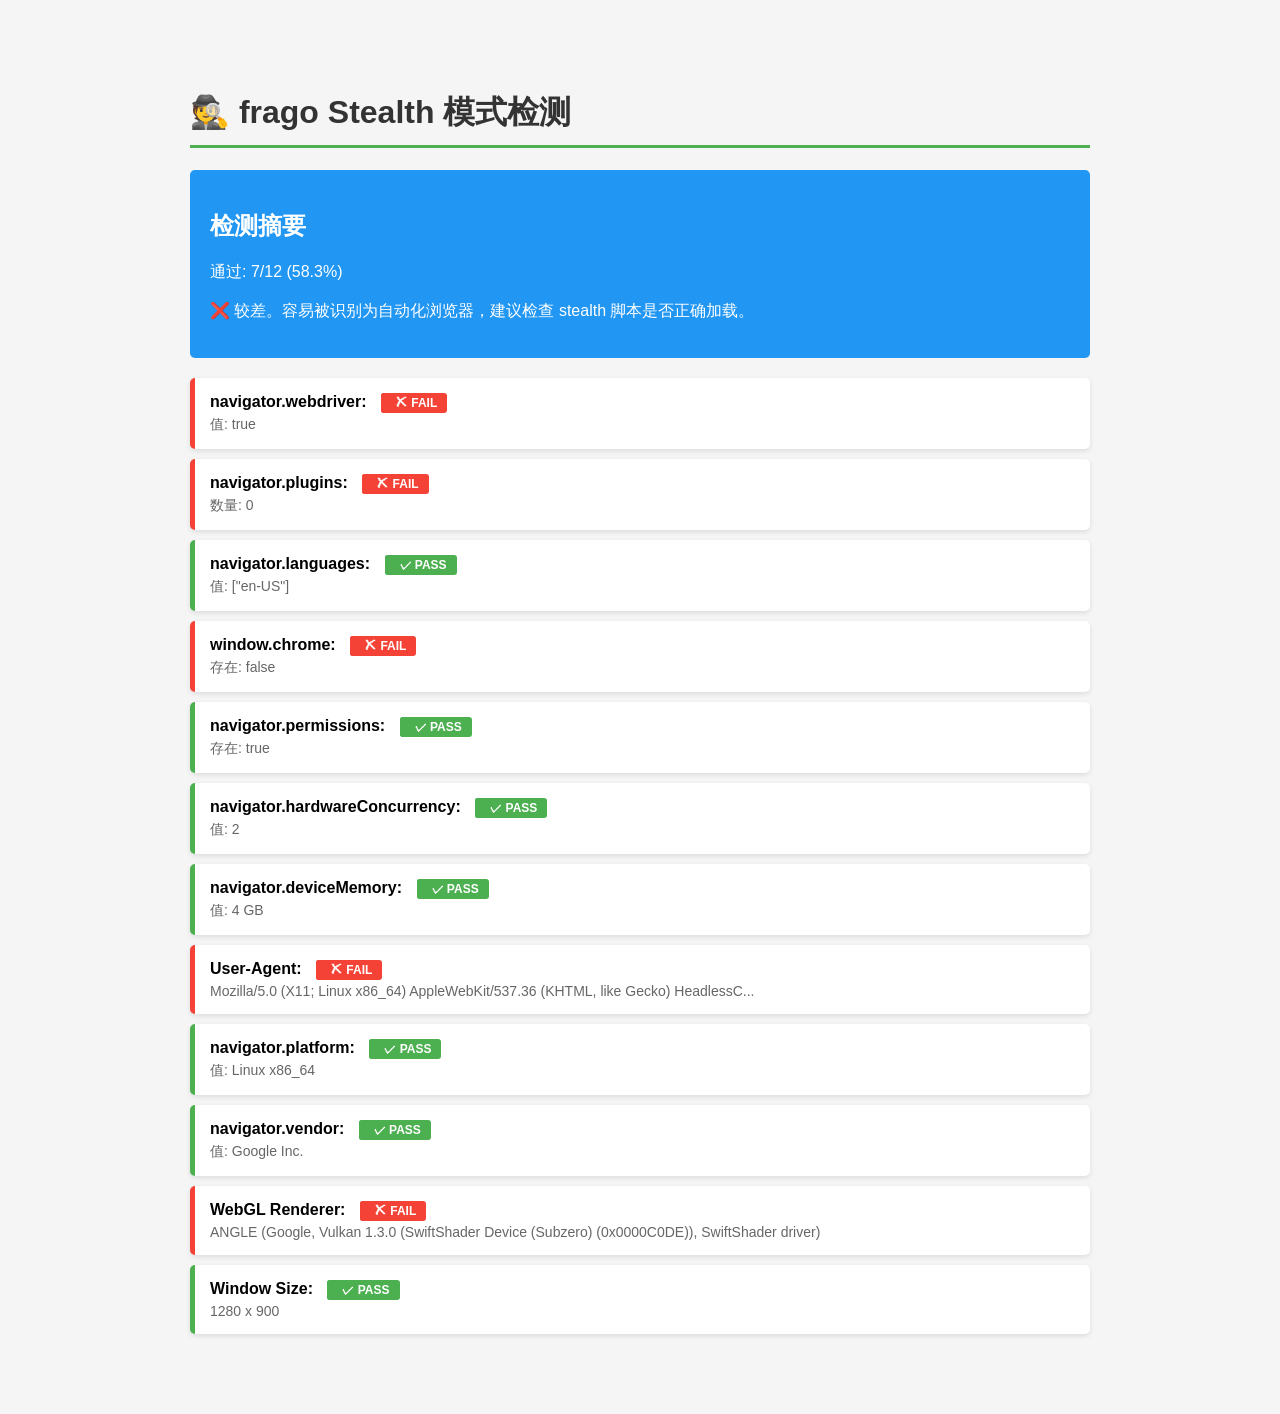
<file: test_stealth.html>
<!DOCTYPE html>
<html lang="zh-CN">
<head>
    <meta charset="UTF-8">
    <meta name="viewport" content="width=device-width, initial-scale=1.0">
    <title>frago Stealth 模式检测</title>
    <style>
        body {
            font-family: 'Segoe UI', Tahoma, Geneva, Verdana, sans-serif;
            max-width: 900px;
            margin: 50px auto;
            padding: 20px;
            background: #f5f5f5;
        }
        h1 {
            color: #333;
            border-bottom: 3px solid #4CAF50;
            padding-bottom: 10px;
        }
        .test-item {
            background: white;
            padding: 15px;
            margin: 10px 0;
            border-radius: 5px;
            box-shadow: 0 2px 5px rgba(0,0,0,0.1);
        }
        .pass {
            border-left: 5px solid #4CAF50;
        }
        .fail {
            border-left: 5px solid #f44336;
        }
        .warning {
            border-left: 5px solid #ff9800;
        }
        .label {
            font-weight: bold;
            margin-right: 10px;
        }
        .status {
            padding: 3px 10px;
            border-radius: 3px;
            font-size: 12px;
            font-weight: bold;
        }
        .status.pass { background: #4CAF50; color: white; }
        .status.fail { background: #f44336; color: white; }
        .status.warning { background: #ff9800; color: white; }
        .summary {
            background: #2196F3;
            color: white;
            padding: 20px;
            border-radius: 5px;
            margin-bottom: 20px;
        }
    </style>
</head>
<body>
    <h1>🕵️ frago Stealth 模式检测</h1>

    <div class="summary">
        <h2>检测摘要</h2>
        <p id="summary">正在运行检测...</p>
    </div>

    <div id="results"></div>

    <script>
        const results = [];

        function addTest(name, passed, value) {
            results.push({ name, passed, value });
            const div = document.createElement('div');
            div.className = `test-item ${passed ? 'pass' : 'fail'}`;
            div.innerHTML = `
                <span class="label">${name}:</span>
                <span class="status ${passed ? 'pass' : 'fail'}">${passed ? '✓ PASS' : '✗ FAIL'}</span>
                <div style="margin-top: 5px; color: #666; font-size: 14px;">${value}</div>
            `;
            document.getElementById('results').appendChild(div);
        }

        // 测试 1: WebDriver 检测
        addTest(
            'navigator.webdriver',
            navigator.webdriver === false || navigator.webdriver === undefined,
            `值: ${navigator.webdriver}`
        );

        // 测试 2: Plugins 检测
        addTest(
            'navigator.plugins',
            navigator.plugins.length > 0,
            `数量: ${navigator.plugins.length}`
        );

        // 测试 3: Languages 检测
        addTest(
            'navigator.languages',
            navigator.languages && navigator.languages.length > 0,
            `值: ${JSON.stringify(navigator.languages)}`
        );

        // 测试 4: Chrome runtime
        addTest(
            'window.chrome',
            window.chrome !== undefined,
            `存在: ${window.chrome !== undefined}`
        );

        // 测试 5: Permissions
        addTest(
            'navigator.permissions',
            navigator.permissions !== undefined,
            `存在: ${navigator.permissions !== undefined}`
        );

        // 测试 6: Hardware Concurrency
        addTest(
            'navigator.hardwareConcurrency',
            navigator.hardwareConcurrency > 0,
            `值: ${navigator.hardwareConcurrency}`
        );

        // 测试 7: Device Memory
        addTest(
            'navigator.deviceMemory',
            navigator.deviceMemory !== undefined,
            `值: ${navigator.deviceMemory} GB`
        );

        // 测试 8: User Agent
        addTest(
            'User-Agent',
            !navigator.userAgent.includes('Headless'),
            `${navigator.userAgent.substring(0, 80)}...`
        );

        // 测试 9: Platform
        addTest(
            'navigator.platform',
            navigator.platform !== '',
            `值: ${navigator.platform}`
        );

        // 测试 10: Vendor
        addTest(
            'navigator.vendor',
            navigator.vendor !== '',
            `值: ${navigator.vendor}`
        );

        // 测试 11: WebGL Renderer
        try {
            const canvas = document.createElement('canvas');
            const gl = canvas.getContext('webgl') || canvas.getContext('experimental-webgl');
            const debugInfo = gl.getExtension('WEBGL_debug_renderer_info');
            const renderer = gl.getParameter(debugInfo.UNMASKED_RENDERER_WEBGL);
            addTest(
                'WebGL Renderer',
                !renderer.includes('SwiftShader') && !renderer.includes('llvmpipe'),
                `${renderer}`
            );
        } catch (e) {
            addTest('WebGL Renderer', false, `错误: ${e.message}`);
        }

        // 测试 12: Window size
        addTest(
            'Window Size',
            window.outerWidth > 0 && window.outerHeight > 0,
            `${window.outerWidth} x ${window.outerHeight}`
        );

        // 生成摘要
        const passedCount = results.filter(r => r.passed).length;
        const totalCount = results.length;
        const passRate = ((passedCount / totalCount) * 100).toFixed(1);

        let summaryText = `通过: ${passedCount}/${totalCount} (${passRate}%)\n\n`;

        if (passRate >= 90) {
            summaryText += '🎉 优秀！Stealth 模式工作良好，大部分网站应该无法检测到自动化。';
        } else if (passRate >= 70) {
            summaryText += '⚠️ 良好。可以绕过基础检测，但可能被高级反爬虫系统识别。';
        } else {
            summaryText += '❌ 较差。容易被识别为自动化浏览器，建议检查 stealth 脚本是否正确加载。';
        }

        document.getElementById('summary').innerHTML = summaryText.replace(/\n/g, '<br>');

        console.log('检测结果:', results);
    </script>
</body>
</html>
</file>
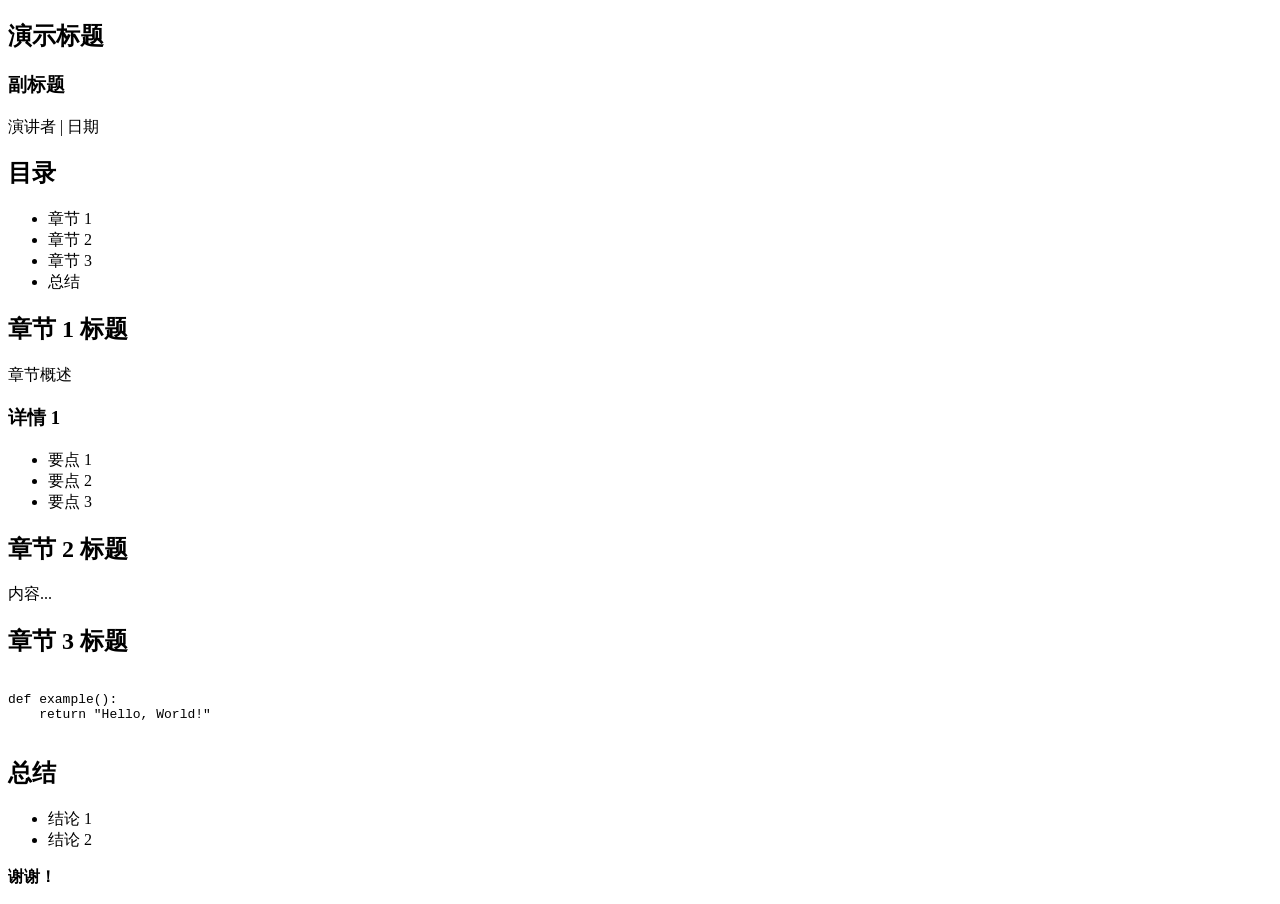
<file: src/frago/resources/skills/frago-view-content-generate-tips-html/templates/basic-structure.html>
<!--
用途：reveal.js 演示文稿基础骨架
说明：frago view 自动注入 reveal.js 库，无需手动引入
预览：frago view slides.html --theme dracula
-->
<!DOCTYPE html>
<html>
<head>
    <meta charset="utf-8">
    <title>演示标题</title>
    <style>
        /* 全局自定义样式 */
        .slides {
            /* 可在此添加全局样式 */
        }
    </style>
</head>
<body>
    <div class="reveal">
        <div class="slides">

            <!-- 封面 -->
            <section>
                <h1>演示标题</h1>
                <h3>副标题</h3>
                <p>演讲者 | 日期</p>
            </section>

            <!-- 目录 -->
            <section>
                <h2>目录</h2>
                <ul>
                    <li>章节 1</li>
                    <li>章节 2</li>
                    <li>章节 3</li>
                    <li>总结</li>
                </ul>
            </section>

            <!-- 章节 1（含子页面） -->
            <section>
                <section>
                    <h2>章节 1 标题</h2>
                    <p>章节概述</p>
                </section>
                <section>
                    <h3>详情 1</h3>
                    <ul>
                        <li class="fragment">要点 1</li>
                        <li class="fragment">要点 2</li>
                        <li class="fragment">要点 3</li>
                    </ul>
                </section>
            </section>

            <!-- 章节 2 -->
            <section>
                <h2>章节 2 标题</h2>
                <p>内容...</p>
            </section>

            <!-- 章节 3 -->
            <section>
                <h2>章节 3 标题</h2>
                <pre><code class="language-python">
def example():
    return "Hello, World!"
                </code></pre>
            </section>

            <!-- 总结 -->
            <section>
                <h2>总结</h2>
                <ul>
                    <li class="fragment">结论 1</li>
                    <li class="fragment">结论 2</li>
                </ul>
                <p class="fragment"><strong>谢谢！</strong></p>
            </section>

        </div>
    </div>
</body>
</html>
</file>
